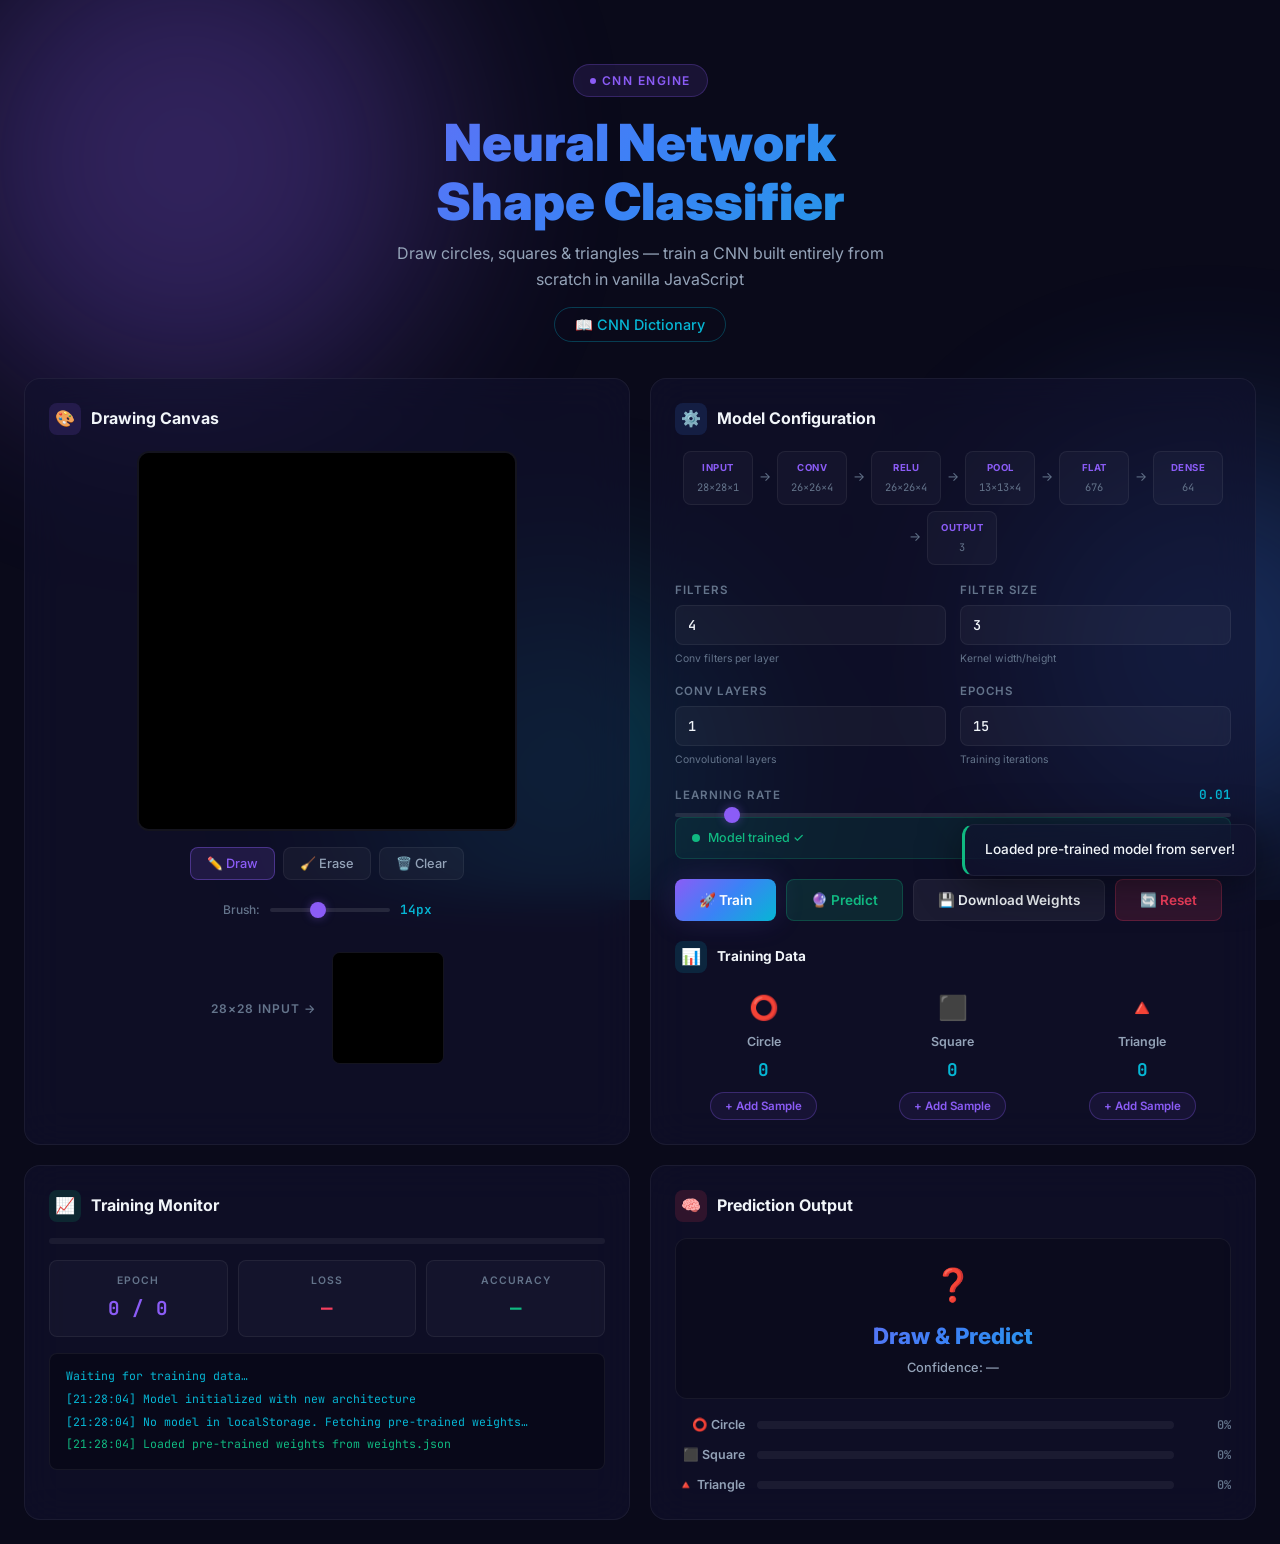
<file: index.html>
<!DOCTYPE html>
<html lang="en">
<head>
  <meta charset="UTF-8">
  <meta name="viewport" content="width=device-width, initial-scale=1.0">
  <meta name="description" content="A Convolutional Neural Network built entirely from scratch using vanilla JavaScript. Draw shapes and train a CNN to classify circles, squares, and triangles.">
  <title>CNN From Scratch — Shape Classifier</title>
  <link rel="stylesheet" href="style.css">
</head>
<body>

  <!-- Background Effects -->
  <div class="bg-effects" aria-hidden="true">
    <div class="bg-orb bg-orb--1"></div>
    <div class="bg-orb bg-orb--2"></div>
    <div class="bg-orb bg-orb--3"></div>
  </div>

  <div class="app-container">

    <!-- Header -->
    <header class="app-header fade-in-up">
      <div class="app-header__badge">CNN Engine</div>
      <h1 class="app-header__title">Neural Network<br>Shape Classifier</h1>
      <p class="app-header__subtitle">Draw circles, squares & triangles — train a CNN built entirely from scratch in vanilla JavaScript</p>
      <nav class="app-header__nav">
        <a href="dictionary.html">📖 CNN Dictionary</a>
      </nav>
    </header>

    <!-- Main Grid -->
    <div class="main-grid">

      <!-- Canvas Area -->
      <section class="main-grid__canvas-area glass-card fade-in-up" id="canvasSection">
        <div class="glass-card__title">
          <span class="icon icon--purple">🎨</span>
          Drawing Canvas
        </div>
        <div class="canvas-wrapper">
          <canvas id="drawCanvas" width="280" height="280"></canvas>
          <div class="canvas-tools">
            <button class="canvas-tools__btn canvas-tools__btn--active" id="btnDraw" type="button">✏️ Draw</button>
            <button class="canvas-tools__btn" id="btnErase" type="button">🧹 Erase</button>
            <button class="canvas-tools__btn" id="btnClear" type="button">🗑️ Clear</button>
          </div>
          <div class="brush-size-control">
            <label for="brushSize">Brush:</label>
            <input type="range" id="brushSize" min="4" max="30" value="14">
            <span id="brushSizeVal" class="slider-field__value">14px</span>
          </div>
          <div class="preview-section">
            <span class="preview-section__label">28×28 Input →</span>
            <canvas id="previewCanvas" width="28" height="28"></canvas>
          </div>
        </div>
      </section>

      <!-- Controls Panel -->
      <section class="main-grid__controls glass-card fade-in-up" id="controlsSection">
        <div class="glass-card__title">
          <span class="icon icon--blue">⚙️</span>
          Model Configuration
        </div>

        <!-- Architecture Viz -->
        <div class="arch-viz" id="archViz"></div>

        <div class="controls-grid" style="margin-top: 16px;">
          <div class="control-field">
            <label class="control-field__label" for="numFilters">Filters</label>
            <input class="control-field__input" type="number" id="numFilters" value="4" min="1" max="16" step="1">
            <span class="control-field__hint">Conv filters per layer</span>
          </div>
          <div class="control-field">
            <label class="control-field__label" for="filterSize">Filter Size</label>
            <input class="control-field__input" type="number" id="filterSize" value="3" min="2" max="7" step="1">
            <span class="control-field__hint">Kernel width/height</span>
          </div>
          <div class="control-field">
            <label class="control-field__label" for="numConvLayers">Conv Layers</label>
            <input class="control-field__input" type="number" id="numConvLayers" value="1" min="1" max="3" step="1">
            <span class="control-field__hint">Convolutional layers</span>
          </div>
          <div class="control-field">
            <label class="control-field__label" for="epochs">Epochs</label>
            <input class="control-field__input" type="number" id="epochs" value="15" min="1" max="200" step="1">
            <span class="control-field__hint">Training iterations</span>
          </div>
        </div>

        <div class="slider-field" style="margin-top: 16px;">
          <div class="slider-field__header">
            <label class="control-field__label" for="learningRate">Learning Rate</label>
            <span class="slider-field__value" id="lrValue">0.01</span>
          </div>
          <input type="range" id="learningRate" min="0.001" max="0.1" step="0.001" value="0.01">
        </div>

        <!-- Model Status -->
        <div class="model-status model-status--untrained" id="modelStatus">
          <span class="model-status__dot"></span>
          <span id="modelStatusText">Model untrained</span>
        </div>

        <!-- Buttons -->
        <div class="btn-group">
          <button class="btn btn--primary" id="btnTrain" type="button">🚀 Train</button>
          <button class="btn btn--success" id="btnPredict" type="button">🔮 Predict</button>
          <button class="btn btn--secondary" id="btnDownload" type="button">💾 Download Weights</button>
          <button class="btn btn--danger" id="btnReset" type="button">🔄 Reset</button>
        </div>

        <!-- Training Data -->
        <div class="data-section">
          <div class="glass-card__title" style="font-size:0.85rem; margin-top:12px;">
            <span class="icon icon--cyan">📊</span>
            Training Data
          </div>
          <div class="data-grid">
            <div class="data-class">
              <div class="data-class__emoji">⭕</div>
              <div class="data-class__name">Circle</div>
              <div class="data-class__count" id="countCircle">0</div>
              <button class="data-class__add-btn" data-class="0" type="button">+ Add Sample</button>
            </div>
            <div class="data-class">
              <div class="data-class__emoji">⬛</div>
              <div class="data-class__name">Square</div>
              <div class="data-class__count" id="countSquare">0</div>
              <button class="data-class__add-btn" data-class="1" type="button">+ Add Sample</button>
            </div>
            <div class="data-class">
              <div class="data-class__emoji">🔺</div>
              <div class="data-class__name">Triangle</div>
              <div class="data-class__count" id="countTriangle">0</div>
              <button class="data-class__add-btn" data-class="2" type="button">+ Add Sample</button>
            </div>
          </div>
        </div>
      </section>

      <!-- Training Panel -->
      <section class="main-grid__training glass-card fade-in-up" id="trainingSection">
        <div class="glass-card__title">
          <span class="icon icon--green">📈</span>
          Training Monitor
        </div>
        <div class="training-panel">
          <div class="progress-bar" id="trainingProgress">
            <div class="progress-bar__fill" id="progressFill"></div>
          </div>
          <div class="training-stats">
            <div class="stat-chip">
              <div class="stat-chip__label">Epoch</div>
              <div class="stat-chip__value stat-chip__value--purple" id="statEpoch">0 / 0</div>
            </div>
            <div class="stat-chip">
              <div class="stat-chip__label">Loss</div>
              <div class="stat-chip__value stat-chip__value--rose" id="statLoss">—</div>
            </div>
            <div class="stat-chip">
              <div class="stat-chip__label">Accuracy</div>
              <div class="stat-chip__value stat-chip__value--green" id="statAccuracy">—</div>
            </div>
          </div>
          <div class="training-log" id="trainingLog">
            <div class="log-entry log-entry--info">Waiting for training data…</div>
          </div>
        </div>
      </section>

      <!-- Output Panel -->
      <section class="main-grid__output glass-card fade-in-up" id="outputSection">
        <div class="glass-card__title">
          <span class="icon icon--rose">🧠</span>
          Prediction Output
        </div>
        <div class="output-panel">
          <div class="prediction-result" id="predictionResult">
            <div class="prediction-result__shape" id="predShape">❓</div>
            <div class="prediction-result__label" id="predLabel">Draw & Predict</div>
            <div class="prediction-result__confidence" id="predConf">Confidence: —</div>
          </div>
          <div class="confidence-bars">
            <div class="confidence-bar">
              <span class="confidence-bar__label">⭕ Circle</span>
              <div class="confidence-bar__track">
                <div class="confidence-bar__fill confidence-bar__fill--circle" id="barCircle"></div>
              </div>
              <span class="confidence-bar__pct" id="pctCircle">0%</span>
            </div>
            <div class="confidence-bar">
              <span class="confidence-bar__label">⬛ Square</span>
              <div class="confidence-bar__track">
                <div class="confidence-bar__fill confidence-bar__fill--square" id="barSquare"></div>
              </div>
              <span class="confidence-bar__pct" id="pctSquare">0%</span>
            </div>
            <div class="confidence-bar">
              <span class="confidence-bar__label">🔺 Triangle</span>
              <div class="confidence-bar__track">
                <div class="confidence-bar__fill confidence-bar__fill--triangle" id="barTriangle"></div>
              </div>
              <span class="confidence-bar__pct" id="pctTriangle">0%</span>
            </div>
          </div>
        </div>
      </section>

    </div><!-- /main-grid -->
  </div><!-- /app-container -->

  <!-- Toast -->
  <div class="toast" id="toast"></div>

  <script src="cnn.js"></script>
</body>
</html>
</file>
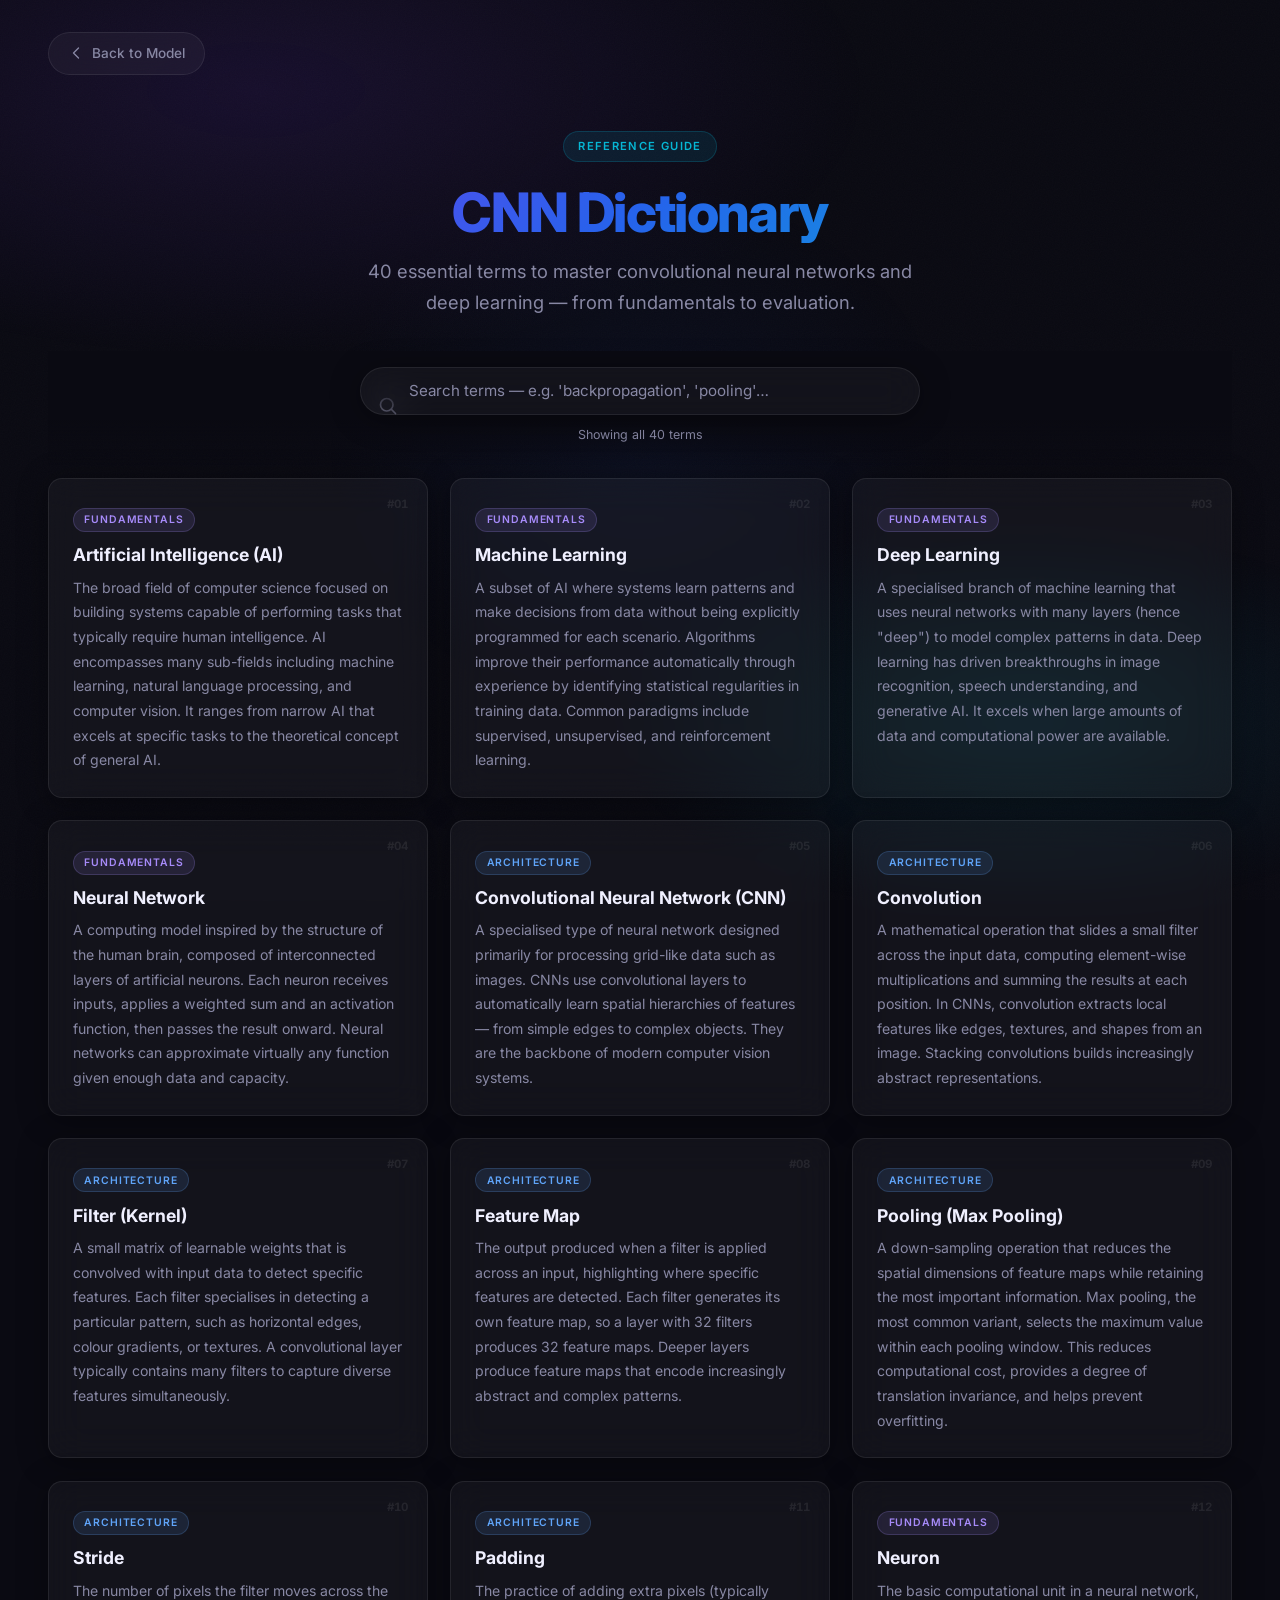
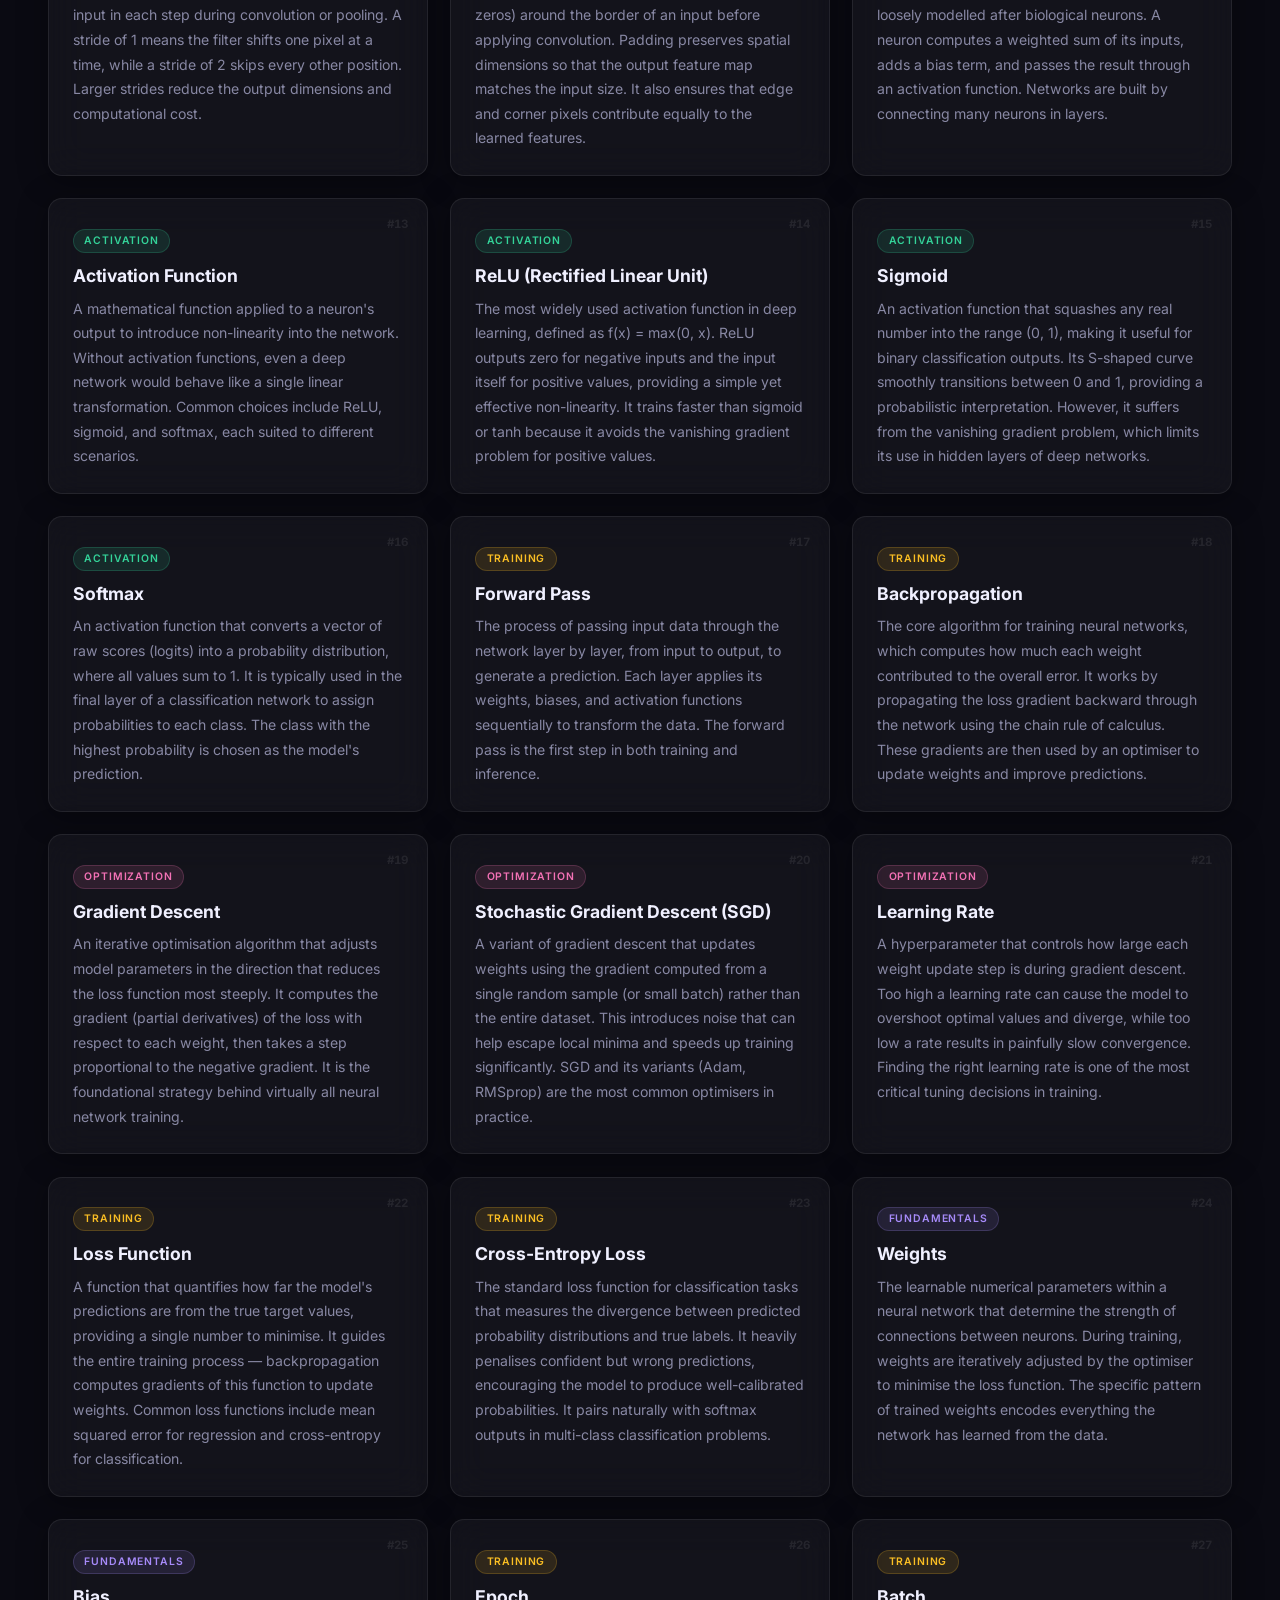
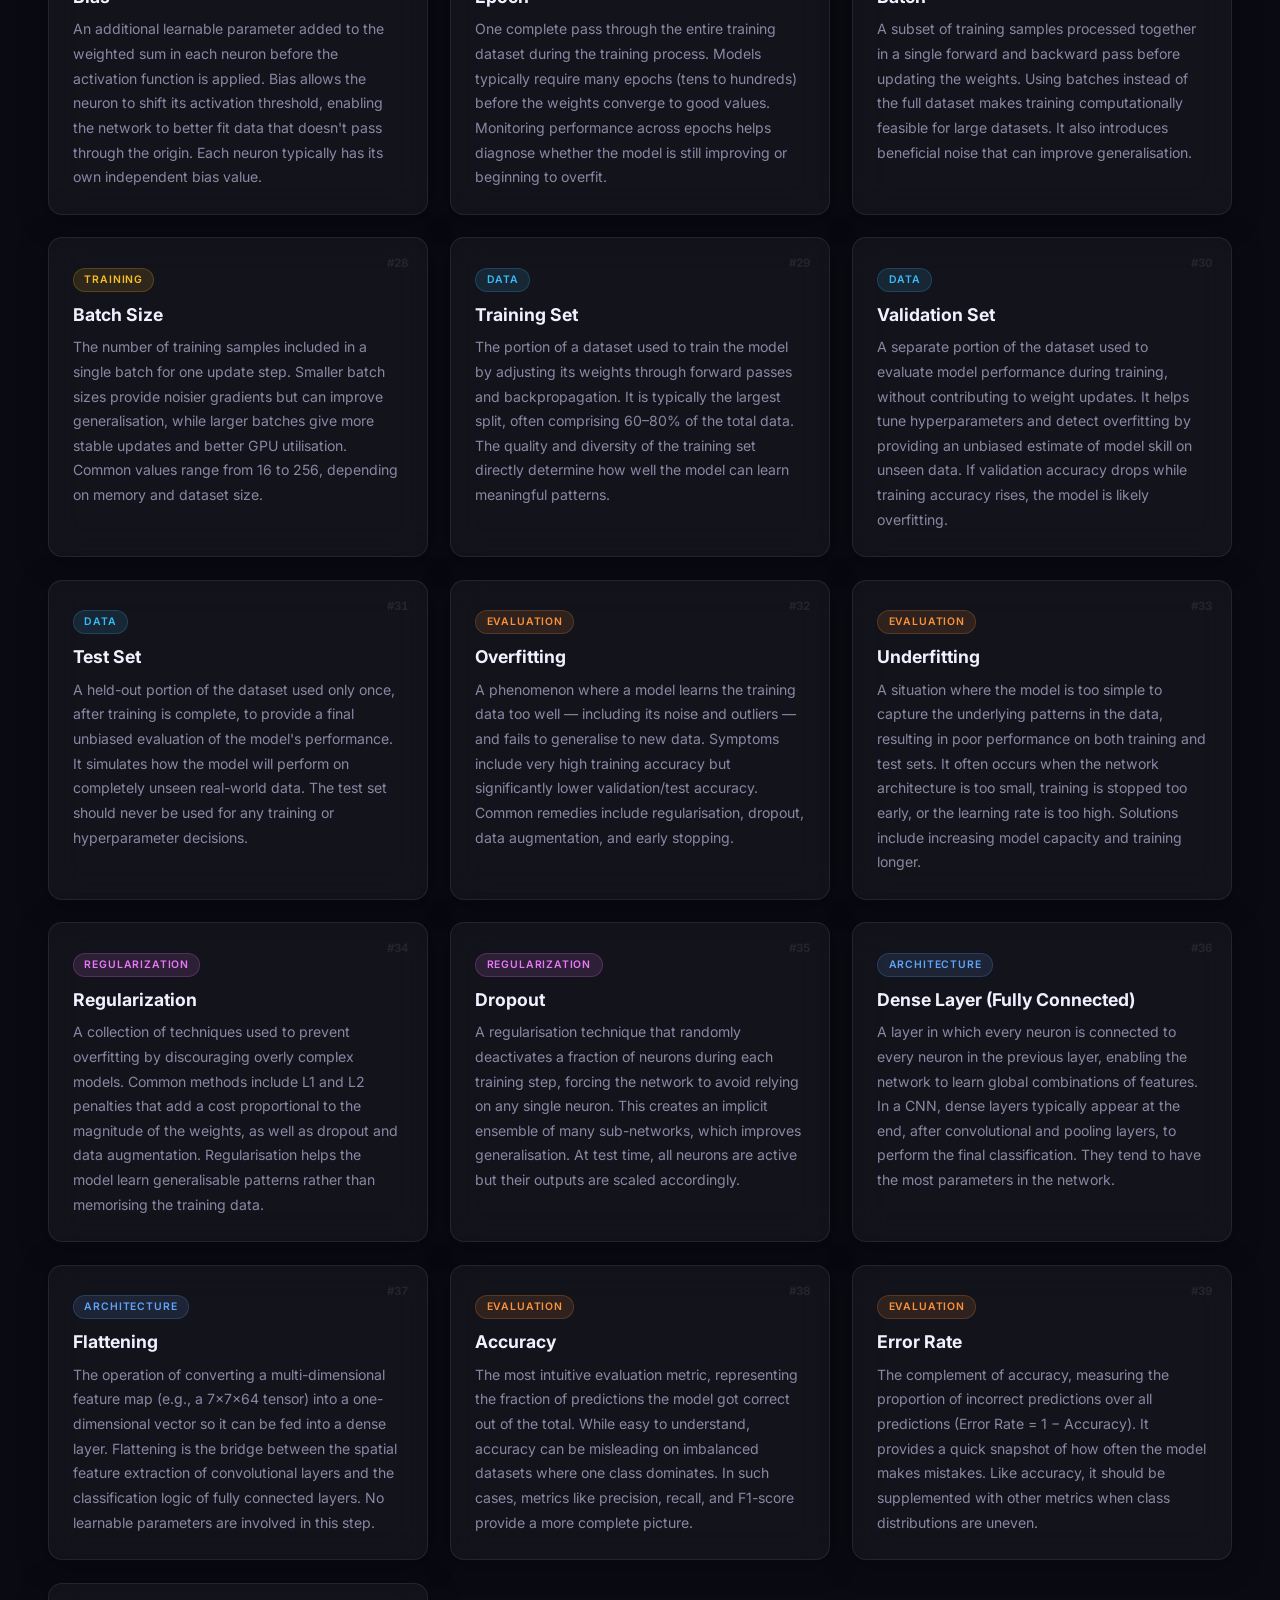
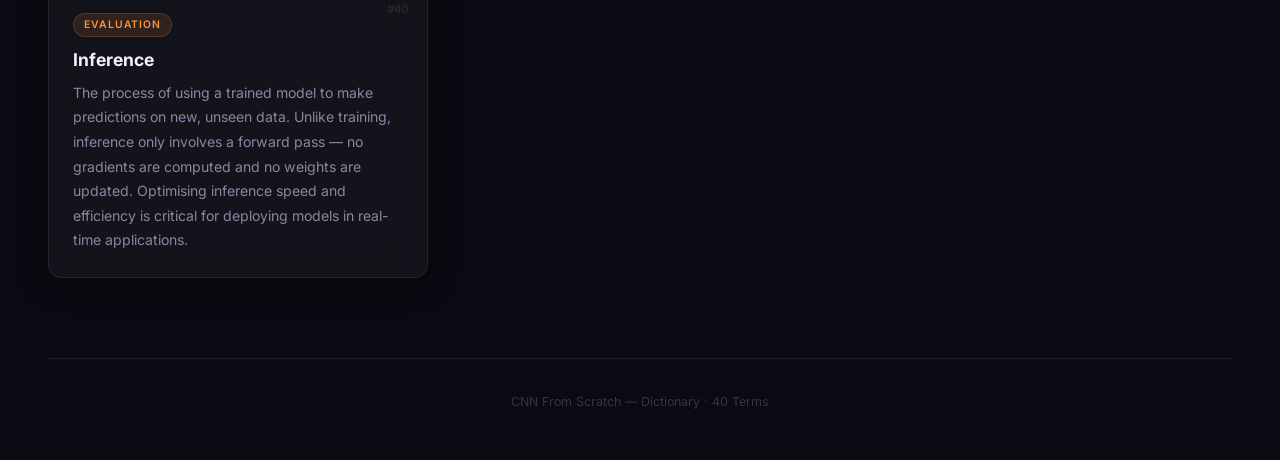
<file: dictionary.html>
<!DOCTYPE html>
<html lang="en">
<head>
  <meta charset="UTF-8">
  <meta name="viewport" content="width=device-width, initial-scale=1.0">
  <meta name="description" content="A comprehensive glossary of 40 essential CNN and AI terms. Learn key concepts in deep learning, neural networks, and convolutional neural network architecture.">
  <meta name="theme-color" content="#0a0a12">
  <title>CNN Dictionary — 40 Essential AI &amp; Deep Learning Terms</title>
  <link rel="preconnect" href="https://fonts.googleapis.com">
  <link rel="preconnect" href="https://fonts.gstatic.com" crossorigin>
  <link href="https://fonts.googleapis.com/css2?family=Inter:wght@400;500;600;700;800&display=swap" rel="stylesheet">
  <link rel="stylesheet" href="dict.css">
</head>
<body>

<div class="page-wrapper">

  <!-- Navigation -->
  <a href="index.html" class="nav-back" aria-label="Back to model page">
    <svg xmlns="http://www.w3.org/2000/svg" fill="none" viewBox="0 0 24 24" stroke-width="2" stroke="currentColor" aria-hidden="true">
      <path stroke-linecap="round" stroke-linejoin="round" d="M15.75 19.5 8.25 12l7.5-7.5"/>
    </svg>
    Back to Model
  </a>

  <!-- Header -->
  <header class="dict-header">
    <span class="dict-header__badge">Reference Guide</span>
    <h1 class="dict-header__title">CNN Dictionary</h1>
    <p class="dict-header__subtitle">40 essential terms to master convolutional neural networks and deep learning — from fundamentals to evaluation.</p>
  </header>

  <!-- Search -->
  <div class="search-container">
    <div class="search-bar">
      <svg class="search-bar__icon" xmlns="http://www.w3.org/2000/svg" fill="none" viewBox="0 0 24 24" stroke-width="2" stroke="currentColor" aria-hidden="true">
        <path stroke-linecap="round" stroke-linejoin="round" d="m21 21-5.197-5.197m0 0A7.5 7.5 0 1 0 5.196 5.196a7.5 7.5 0 0 0 10.607 10.607Z"/>
      </svg>
      <input
        type="search"
        class="search-bar__input"
        id="searchInput"
        placeholder="Search terms — e.g. 'backpropagation', 'pooling'…"
        aria-label="Search dictionary terms"
        autocomplete="off"
      >
      <p class="search-bar__count" id="resultCount" aria-live="polite">Showing all 40 terms</p>
    </div>
  </div>

  <!-- No results -->
  <div class="no-results" id="noResults" role="status">
    <div class="no-results__emoji" aria-hidden="true">🔍</div>
    <p class="no-results__text">No terms match your search. Try a different keyword.</p>
  </div>

  <!-- Dictionary Grid -->
  <main class="dict-grid" id="dictGrid" aria-label="Dictionary terms">

    <!-- 1. Artificial Intelligence -->
    <article class="term-card" data-term="artificial intelligence ai" data-category="fundamentals">
      <span class="term-card__number">#01</span>
      <span class="term-card__category badge-fundamentals">Fundamentals</span>
      <h2 class="term-card__name">Artificial Intelligence (AI)</h2>
      <p class="term-card__def">The broad field of computer science focused on building systems capable of performing tasks that typically require human intelligence. AI encompasses many sub-fields including machine learning, natural language processing, and computer vision. It ranges from narrow AI that excels at specific tasks to the theoretical concept of general AI.</p>
    </article>

    <!-- 2. Machine Learning -->
    <article class="term-card" data-term="machine learning ml" data-category="fundamentals">
      <span class="term-card__number">#02</span>
      <span class="term-card__category badge-fundamentals">Fundamentals</span>
      <h2 class="term-card__name">Machine Learning</h2>
      <p class="term-card__def">A subset of AI where systems learn patterns and make decisions from data without being explicitly programmed for each scenario. Algorithms improve their performance automatically through experience by identifying statistical regularities in training data. Common paradigms include supervised, unsupervised, and reinforcement learning.</p>
    </article>

    <!-- 3. Deep Learning -->
    <article class="term-card" data-term="deep learning" data-category="fundamentals">
      <span class="term-card__number">#03</span>
      <span class="term-card__category badge-fundamentals">Fundamentals</span>
      <h2 class="term-card__name">Deep Learning</h2>
      <p class="term-card__def">A specialised branch of machine learning that uses neural networks with many layers (hence "deep") to model complex patterns in data. Deep learning has driven breakthroughs in image recognition, speech understanding, and generative AI. It excels when large amounts of data and computational power are available.</p>
    </article>

    <!-- 4. Neural Network -->
    <article class="term-card" data-term="neural network" data-category="fundamentals">
      <span class="term-card__number">#04</span>
      <span class="term-card__category badge-fundamentals">Fundamentals</span>
      <h2 class="term-card__name">Neural Network</h2>
      <p class="term-card__def">A computing model inspired by the structure of the human brain, composed of interconnected layers of artificial neurons. Each neuron receives inputs, applies a weighted sum and an activation function, then passes the result onward. Neural networks can approximate virtually any function given enough data and capacity.</p>
    </article>

    <!-- 5. Convolutional Neural Network (CNN) -->
    <article class="term-card" data-term="convolutional neural network cnn" data-category="architecture">
      <span class="term-card__number">#05</span>
      <span class="term-card__category badge-architecture">Architecture</span>
      <h2 class="term-card__name">Convolutional Neural Network (CNN)</h2>
      <p class="term-card__def">A specialised type of neural network designed primarily for processing grid-like data such as images. CNNs use convolutional layers to automatically learn spatial hierarchies of features — from simple edges to complex objects. They are the backbone of modern computer vision systems.</p>
    </article>

    <!-- 6. Convolution -->
    <article class="term-card" data-term="convolution" data-category="architecture">
      <span class="term-card__number">#06</span>
      <span class="term-card__category badge-architecture">Architecture</span>
      <h2 class="term-card__name">Convolution</h2>
      <p class="term-card__def">A mathematical operation that slides a small filter across the input data, computing element-wise multiplications and summing the results at each position. In CNNs, convolution extracts local features like edges, textures, and shapes from an image. Stacking convolutions builds increasingly abstract representations.</p>
    </article>

    <!-- 7. Filter (Kernel) -->
    <article class="term-card" data-term="filter kernel" data-category="architecture">
      <span class="term-card__number">#07</span>
      <span class="term-card__category badge-architecture">Architecture</span>
      <h2 class="term-card__name">Filter (Kernel)</h2>
      <p class="term-card__def">A small matrix of learnable weights that is convolved with input data to detect specific features. Each filter specialises in detecting a particular pattern, such as horizontal edges, colour gradients, or textures. A convolutional layer typically contains many filters to capture diverse features simultaneously.</p>
    </article>

    <!-- 8. Feature Map -->
    <article class="term-card" data-term="feature map activation map" data-category="architecture">
      <span class="term-card__number">#08</span>
      <span class="term-card__category badge-architecture">Architecture</span>
      <h2 class="term-card__name">Feature Map</h2>
      <p class="term-card__def">The output produced when a filter is applied across an input, highlighting where specific features are detected. Each filter generates its own feature map, so a layer with 32 filters produces 32 feature maps. Deeper layers produce feature maps that encode increasingly abstract and complex patterns.</p>
    </article>

    <!-- 9. Pooling (Max Pooling) -->
    <article class="term-card" data-term="pooling max pooling average pooling" data-category="architecture">
      <span class="term-card__number">#09</span>
      <span class="term-card__category badge-architecture">Architecture</span>
      <h2 class="term-card__name">Pooling (Max Pooling)</h2>
      <p class="term-card__def">A down-sampling operation that reduces the spatial dimensions of feature maps while retaining the most important information. Max pooling, the most common variant, selects the maximum value within each pooling window. This reduces computational cost, provides a degree of translation invariance, and helps prevent overfitting.</p>
    </article>

    <!-- 10. Stride -->
    <article class="term-card" data-term="stride" data-category="architecture">
      <span class="term-card__number">#10</span>
      <span class="term-card__category badge-architecture">Architecture</span>
      <h2 class="term-card__name">Stride</h2>
      <p class="term-card__def">The number of pixels the filter moves across the input in each step during convolution or pooling. A stride of 1 means the filter shifts one pixel at a time, while a stride of 2 skips every other position. Larger strides reduce the output dimensions and computational cost.</p>
    </article>

    <!-- 11. Padding -->
    <article class="term-card" data-term="padding zero padding same valid" data-category="architecture">
      <span class="term-card__number">#11</span>
      <span class="term-card__category badge-architecture">Architecture</span>
      <h2 class="term-card__name">Padding</h2>
      <p class="term-card__def">The practice of adding extra pixels (typically zeros) around the border of an input before applying convolution. Padding preserves spatial dimensions so that the output feature map matches the input size. It also ensures that edge and corner pixels contribute equally to the learned features.</p>
    </article>

    <!-- 12. Neuron -->
    <article class="term-card" data-term="neuron node unit perceptron" data-category="fundamentals">
      <span class="term-card__number">#12</span>
      <span class="term-card__category badge-fundamentals">Fundamentals</span>
      <h2 class="term-card__name">Neuron</h2>
      <p class="term-card__def">The basic computational unit in a neural network, loosely modelled after biological neurons. A neuron computes a weighted sum of its inputs, adds a bias term, and passes the result through an activation function. Networks are built by connecting many neurons in layers.</p>
    </article>

    <!-- 13. Activation Function -->
    <article class="term-card" data-term="activation function nonlinearity" data-category="activation">
      <span class="term-card__number">#13</span>
      <span class="term-card__category badge-activation">Activation</span>
      <h2 class="term-card__name">Activation Function</h2>
      <p class="term-card__def">A mathematical function applied to a neuron's output to introduce non-linearity into the network. Without activation functions, even a deep network would behave like a single linear transformation. Common choices include ReLU, sigmoid, and softmax, each suited to different scenarios.</p>
    </article>

    <!-- 14. ReLU -->
    <article class="term-card" data-term="relu rectified linear unit" data-category="activation">
      <span class="term-card__number">#14</span>
      <span class="term-card__category badge-activation">Activation</span>
      <h2 class="term-card__name">ReLU (Rectified Linear Unit)</h2>
      <p class="term-card__def">The most widely used activation function in deep learning, defined as f(x) = max(0, x). ReLU outputs zero for negative inputs and the input itself for positive values, providing a simple yet effective non-linearity. It trains faster than sigmoid or tanh because it avoids the vanishing gradient problem for positive values.</p>
    </article>

    <!-- 15. Sigmoid -->
    <article class="term-card" data-term="sigmoid logistic function" data-category="activation">
      <span class="term-card__number">#15</span>
      <span class="term-card__category badge-activation">Activation</span>
      <h2 class="term-card__name">Sigmoid</h2>
      <p class="term-card__def">An activation function that squashes any real number into the range (0, 1), making it useful for binary classification outputs. Its S-shaped curve smoothly transitions between 0 and 1, providing a probabilistic interpretation. However, it suffers from the vanishing gradient problem, which limits its use in hidden layers of deep networks.</p>
    </article>

    <!-- 16. Softmax -->
    <article class="term-card" data-term="softmax normalized exponential" data-category="activation">
      <span class="term-card__number">#16</span>
      <span class="term-card__category badge-activation">Activation</span>
      <h2 class="term-card__name">Softmax</h2>
      <p class="term-card__def">An activation function that converts a vector of raw scores (logits) into a probability distribution, where all values sum to 1. It is typically used in the final layer of a classification network to assign probabilities to each class. The class with the highest probability is chosen as the model's prediction.</p>
    </article>

    <!-- 17. Forward Pass -->
    <article class="term-card" data-term="forward pass forward propagation inference" data-category="training">
      <span class="term-card__number">#17</span>
      <span class="term-card__category badge-training">Training</span>
      <h2 class="term-card__name">Forward Pass</h2>
      <p class="term-card__def">The process of passing input data through the network layer by layer, from input to output, to generate a prediction. Each layer applies its weights, biases, and activation functions sequentially to transform the data. The forward pass is the first step in both training and inference.</p>
    </article>

    <!-- 18. Backpropagation -->
    <article class="term-card" data-term="backpropagation back propagation backward pass" data-category="training">
      <span class="term-card__number">#18</span>
      <span class="term-card__category badge-training">Training</span>
      <h2 class="term-card__name">Backpropagation</h2>
      <p class="term-card__def">The core algorithm for training neural networks, which computes how much each weight contributed to the overall error. It works by propagating the loss gradient backward through the network using the chain rule of calculus. These gradients are then used by an optimiser to update weights and improve predictions.</p>
    </article>

    <!-- 19. Gradient Descent -->
    <article class="term-card" data-term="gradient descent" data-category="optimization">
      <span class="term-card__number">#19</span>
      <span class="term-card__category badge-optimization">Optimization</span>
      <h2 class="term-card__name">Gradient Descent</h2>
      <p class="term-card__def">An iterative optimisation algorithm that adjusts model parameters in the direction that reduces the loss function most steeply. It computes the gradient (partial derivatives) of the loss with respect to each weight, then takes a step proportional to the negative gradient. It is the foundational strategy behind virtually all neural network training.</p>
    </article>

    <!-- 20. SGD -->
    <article class="term-card" data-term="stochastic gradient descent sgd" data-category="optimization">
      <span class="term-card__number">#20</span>
      <span class="term-card__category badge-optimization">Optimization</span>
      <h2 class="term-card__name">Stochastic Gradient Descent (SGD)</h2>
      <p class="term-card__def">A variant of gradient descent that updates weights using the gradient computed from a single random sample (or small batch) rather than the entire dataset. This introduces noise that can help escape local minima and speeds up training significantly. SGD and its variants (Adam, RMSprop) are the most common optimisers in practice.</p>
    </article>

    <!-- 21. Learning Rate -->
    <article class="term-card" data-term="learning rate step size" data-category="optimization">
      <span class="term-card__number">#21</span>
      <span class="term-card__category badge-optimization">Optimization</span>
      <h2 class="term-card__name">Learning Rate</h2>
      <p class="term-card__def">A hyperparameter that controls how large each weight update step is during gradient descent. Too high a learning rate can cause the model to overshoot optimal values and diverge, while too low a rate results in painfully slow convergence. Finding the right learning rate is one of the most critical tuning decisions in training.</p>
    </article>

    <!-- 22. Loss Function -->
    <article class="term-card" data-term="loss function cost function objective function" data-category="training">
      <span class="term-card__number">#22</span>
      <span class="term-card__category badge-training">Training</span>
      <h2 class="term-card__name">Loss Function</h2>
      <p class="term-card__def">A function that quantifies how far the model's predictions are from the true target values, providing a single number to minimise. It guides the entire training process — backpropagation computes gradients of this function to update weights. Common loss functions include mean squared error for regression and cross-entropy for classification.</p>
    </article>

    <!-- 23. Cross-Entropy Loss -->
    <article class="term-card" data-term="cross-entropy loss log loss categorical" data-category="training">
      <span class="term-card__number">#23</span>
      <span class="term-card__category badge-training">Training</span>
      <h2 class="term-card__name">Cross-Entropy Loss</h2>
      <p class="term-card__def">The standard loss function for classification tasks that measures the divergence between predicted probability distributions and true labels. It heavily penalises confident but wrong predictions, encouraging the model to produce well-calibrated probabilities. It pairs naturally with softmax outputs in multi-class classification problems.</p>
    </article>

    <!-- 24. Weights -->
    <article class="term-card" data-term="weights parameters" data-category="fundamentals">
      <span class="term-card__number">#24</span>
      <span class="term-card__category badge-fundamentals">Fundamentals</span>
      <h2 class="term-card__name">Weights</h2>
      <p class="term-card__def">The learnable numerical parameters within a neural network that determine the strength of connections between neurons. During training, weights are iteratively adjusted by the optimiser to minimise the loss function. The specific pattern of trained weights encodes everything the network has learned from the data.</p>
    </article>

    <!-- 25. Bias -->
    <article class="term-card" data-term="bias bias term offset" data-category="fundamentals">
      <span class="term-card__number">#25</span>
      <span class="term-card__category badge-fundamentals">Fundamentals</span>
      <h2 class="term-card__name">Bias</h2>
      <p class="term-card__def">An additional learnable parameter added to the weighted sum in each neuron before the activation function is applied. Bias allows the neuron to shift its activation threshold, enabling the network to better fit data that doesn't pass through the origin. Each neuron typically has its own independent bias value.</p>
    </article>

    <!-- 26. Epoch -->
    <article class="term-card" data-term="epoch epochs" data-category="training">
      <span class="term-card__number">#26</span>
      <span class="term-card__category badge-training">Training</span>
      <h2 class="term-card__name">Epoch</h2>
      <p class="term-card__def">One complete pass through the entire training dataset during the training process. Models typically require many epochs (tens to hundreds) before the weights converge to good values. Monitoring performance across epochs helps diagnose whether the model is still improving or beginning to overfit.</p>
    </article>

    <!-- 27. Batch -->
    <article class="term-card" data-term="batch mini-batch" data-category="training">
      <span class="term-card__number">#27</span>
      <span class="term-card__category badge-training">Training</span>
      <h2 class="term-card__name">Batch</h2>
      <p class="term-card__def">A subset of training samples processed together in a single forward and backward pass before updating the weights. Using batches instead of the full dataset makes training computationally feasible for large datasets. It also introduces beneficial noise that can improve generalisation.</p>
    </article>

    <!-- 28. Batch Size -->
    <article class="term-card" data-term="batch size" data-category="training">
      <span class="term-card__number">#28</span>
      <span class="term-card__category badge-training">Training</span>
      <h2 class="term-card__name">Batch Size</h2>
      <p class="term-card__def">The number of training samples included in a single batch for one update step. Smaller batch sizes provide noisier gradients but can improve generalisation, while larger batches give more stable updates and better GPU utilisation. Common values range from 16 to 256, depending on memory and dataset size.</p>
    </article>

    <!-- 29. Training Set -->
    <article class="term-card" data-term="training set training data" data-category="data">
      <span class="term-card__number">#29</span>
      <span class="term-card__category badge-data">Data</span>
      <h2 class="term-card__name">Training Set</h2>
      <p class="term-card__def">The portion of a dataset used to train the model by adjusting its weights through forward passes and backpropagation. It is typically the largest split, often comprising 60–80% of the total data. The quality and diversity of the training set directly determine how well the model can learn meaningful patterns.</p>
    </article>

    <!-- 30. Validation Set -->
    <article class="term-card" data-term="validation set validation data dev set" data-category="data">
      <span class="term-card__number">#30</span>
      <span class="term-card__category badge-data">Data</span>
      <h2 class="term-card__name">Validation Set</h2>
      <p class="term-card__def">A separate portion of the dataset used to evaluate model performance during training, without contributing to weight updates. It helps tune hyperparameters and detect overfitting by providing an unbiased estimate of model skill on unseen data. If validation accuracy drops while training accuracy rises, the model is likely overfitting.</p>
    </article>

    <!-- 31. Test Set -->
    <article class="term-card" data-term="test set test data" data-category="data">
      <span class="term-card__number">#31</span>
      <span class="term-card__category badge-data">Data</span>
      <h2 class="term-card__name">Test Set</h2>
      <p class="term-card__def">A held-out portion of the dataset used only once, after training is complete, to provide a final unbiased evaluation of the model's performance. It simulates how the model will perform on completely unseen real-world data. The test set should never be used for any training or hyperparameter decisions.</p>
    </article>

    <!-- 32. Overfitting -->
    <article class="term-card" data-term="overfitting over-fitting memorisation" data-category="evaluation">
      <span class="term-card__number">#32</span>
      <span class="term-card__category badge-evaluation">Evaluation</span>
      <h2 class="term-card__name">Overfitting</h2>
      <p class="term-card__def">A phenomenon where a model learns the training data too well — including its noise and outliers — and fails to generalise to new data. Symptoms include very high training accuracy but significantly lower validation/test accuracy. Common remedies include regularisation, dropout, data augmentation, and early stopping.</p>
    </article>

    <!-- 33. Underfitting -->
    <article class="term-card" data-term="underfitting under-fitting high bias" data-category="evaluation">
      <span class="term-card__number">#33</span>
      <span class="term-card__category badge-evaluation">Evaluation</span>
      <h2 class="term-card__name">Underfitting</h2>
      <p class="term-card__def">A situation where the model is too simple to capture the underlying patterns in the data, resulting in poor performance on both training and test sets. It often occurs when the network architecture is too small, training is stopped too early, or the learning rate is too high. Solutions include increasing model capacity and training longer.</p>
    </article>

    <!-- 34. Regularization -->
    <article class="term-card" data-term="regularization regularisation l1 l2 weight decay" data-category="regularization">
      <span class="term-card__number">#34</span>
      <span class="term-card__category badge-regularization">Regularization</span>
      <h2 class="term-card__name">Regularization</h2>
      <p class="term-card__def">A collection of techniques used to prevent overfitting by discouraging overly complex models. Common methods include L1 and L2 penalties that add a cost proportional to the magnitude of the weights, as well as dropout and data augmentation. Regularisation helps the model learn generalisable patterns rather than memorising the training data.</p>
    </article>

    <!-- 35. Dropout -->
    <article class="term-card" data-term="dropout" data-category="regularization">
      <span class="term-card__number">#35</span>
      <span class="term-card__category badge-regularization">Regularization</span>
      <h2 class="term-card__name">Dropout</h2>
      <p class="term-card__def">A regularisation technique that randomly deactivates a fraction of neurons during each training step, forcing the network to avoid relying on any single neuron. This creates an implicit ensemble of many sub-networks, which improves generalisation. At test time, all neurons are active but their outputs are scaled accordingly.</p>
    </article>

    <!-- 36. Dense Layer (Fully Connected) -->
    <article class="term-card" data-term="dense layer fully connected layer fc linear layer" data-category="architecture">
      <span class="term-card__number">#36</span>
      <span class="term-card__category badge-architecture">Architecture</span>
      <h2 class="term-card__name">Dense Layer (Fully Connected)</h2>
      <p class="term-card__def">A layer in which every neuron is connected to every neuron in the previous layer, enabling the network to learn global combinations of features. In a CNN, dense layers typically appear at the end, after convolutional and pooling layers, to perform the final classification. They tend to have the most parameters in the network.</p>
    </article>

    <!-- 37. Flattening -->
    <article class="term-card" data-term="flattening flatten reshape" data-category="architecture">
      <span class="term-card__number">#37</span>
      <span class="term-card__category badge-architecture">Architecture</span>
      <h2 class="term-card__name">Flattening</h2>
      <p class="term-card__def">The operation of converting a multi-dimensional feature map (e.g., a 7×7×64 tensor) into a one-dimensional vector so it can be fed into a dense layer. Flattening is the bridge between the spatial feature extraction of convolutional layers and the classification logic of fully connected layers. No learnable parameters are involved in this step.</p>
    </article>

    <!-- 38. Accuracy -->
    <article class="term-card" data-term="accuracy classification accuracy" data-category="evaluation">
      <span class="term-card__number">#38</span>
      <span class="term-card__category badge-evaluation">Evaluation</span>
      <h2 class="term-card__name">Accuracy</h2>
      <p class="term-card__def">The most intuitive evaluation metric, representing the fraction of predictions the model got correct out of the total. While easy to understand, accuracy can be misleading on imbalanced datasets where one class dominates. In such cases, metrics like precision, recall, and F1-score provide a more complete picture.</p>
    </article>

    <!-- 39. Error Rate -->
    <article class="term-card" data-term="error rate misclassification rate" data-category="evaluation">
      <span class="term-card__number">#39</span>
      <span class="term-card__category badge-evaluation">Evaluation</span>
      <h2 class="term-card__name">Error Rate</h2>
      <p class="term-card__def">The complement of accuracy, measuring the proportion of incorrect predictions over all predictions (Error Rate = 1 − Accuracy). It provides a quick snapshot of how often the model makes mistakes. Like accuracy, it should be supplemented with other metrics when class distributions are uneven.</p>
    </article>

    <!-- 40. Inference -->
    <article class="term-card" data-term="inference prediction deployment" data-category="evaluation">
      <span class="term-card__number">#40</span>
      <span class="term-card__category badge-evaluation">Evaluation</span>
      <h2 class="term-card__name">Inference</h2>
      <p class="term-card__def">The process of using a trained model to make predictions on new, unseen data. Unlike training, inference only involves a forward pass — no gradients are computed and no weights are updated. Optimising inference speed and efficiency is critical for deploying models in real-time applications.</p>
    </article>

  </main>

  <!-- Footer -->
  <footer class="dict-footer">
    CNN From Scratch — Dictionary &middot; 40 Terms
  </footer>

</div><!-- /.page-wrapper -->

<script>
(() => {
  'use strict';

  /* ------- Search / Filter ------- */
  const searchInput = document.getElementById('searchInput');
  const resultCount = document.getElementById('resultCount');
  const noResults   = document.getElementById('noResults');
  const grid        = document.getElementById('dictGrid');
  const cards       = Array.from(grid.querySelectorAll('.term-card'));

  let debounceTimer;

  searchInput.addEventListener('input', () => {
    clearTimeout(debounceTimer);
    debounceTimer = setTimeout(filterCards, 150);
  });

  function filterCards() {
    const query = searchInput.value.trim().toLowerCase();
    let visible = 0;

    cards.forEach(card => {
      const term = card.dataset.term;
      const name = card.querySelector('.term-card__name').textContent.toLowerCase();
      const def  = card.querySelector('.term-card__def').textContent.toLowerCase();
      const cat  = card.dataset.category;
      const match = !query || term.includes(query) || name.includes(query) || def.includes(query) || cat.includes(query);

      card.classList.toggle('hidden', !match);
      if (match) visible++;
    });

    resultCount.textContent = query
      ? `${visible} term${visible !== 1 ? 's' : ''} found`
      : 'Showing all 40 terms';

    noResults.classList.toggle('visible', visible === 0);
  }

  /* ------- Scroll-Reveal with IntersectionObserver ------- */
  const prefersReducedMotion = window.matchMedia('(prefers-reduced-motion: reduce)').matches;

  if (!prefersReducedMotion && 'IntersectionObserver' in window) {
    const observer = new IntersectionObserver((entries) => {
      entries.forEach(entry => {
        if (entry.isIntersecting) {
          // Stagger animation based on position in viewport
          const rect = entry.boundingClientRect;
          const delay = Math.min(rect.top * 0.15, 200);
          entry.target.style.transitionDelay = `${delay}ms`;
          entry.target.classList.add('revealed');
          observer.unobserve(entry.target);
        }
      });
    }, {
      threshold: 0.08,
      rootMargin: '0px 0px -40px 0px'
    });

    cards.forEach(card => observer.observe(card));
  } else {
    // If reduced motion or no IO support, show all immediately
    cards.forEach(card => card.classList.add('revealed'));
  }
})();
</script>

</body>
</html>
</file>
<file: style.css>
/* ===== CSS Reset & Base ===== */
@import url('https://fonts.googleapis.com/css2?family=Inter:wght@300;400;500;600;700;800;900&family=JetBrains+Mono:wght@400;500;600&display=swap');

*, *::before, *::after {
  margin: 0;
  padding: 0;
  box-sizing: border-box;
}

:root {
  --bg-primary: #0a0a1a;
  --bg-secondary: #0f0f2a;
  --bg-card: rgba(18, 18, 45, 0.6);
  --bg-card-hover: rgba(25, 25, 60, 0.8);
  --glass-border: rgba(255, 255, 255, 0.06);
  --glass-highlight: rgba(255, 255, 255, 0.03);

  --accent-purple: #8b5cf6;
  --accent-blue: #3b82f6;
  --accent-cyan: #06b6d4;
  --accent-green: #10b981;
  --accent-rose: #f43f5e;
  --accent-amber: #f59e0b;

  --gradient-main: linear-gradient(135deg, #8b5cf6 0%, #3b82f6 50%, #06b6d4 100%);
  --gradient-warm: linear-gradient(135deg, #f43f5e 0%, #f59e0b 100%);
  --gradient-cool: linear-gradient(135deg, #06b6d4 0%, #8b5cf6 100%);

  --text-primary: #f1f5f9;
  --text-secondary: #94a3b8;
  --text-muted: #64748b;

  --radius-sm: 8px;
  --radius-md: 12px;
  --radius-lg: 16px;
  --radius-xl: 24px;

  --shadow-sm: 0 2px 8px rgba(0, 0, 0, 0.3);
  --shadow-md: 0 4px 20px rgba(0, 0, 0, 0.4);
  --shadow-lg: 0 8px 40px rgba(0, 0, 0, 0.5);
  --shadow-glow-purple: 0 0 30px rgba(139, 92, 246, 0.15);
  --shadow-glow-blue: 0 0 30px rgba(59, 130, 246, 0.15);

  --transition-fast: 150ms cubic-bezier(0.4, 0, 0.2, 1);
  --transition-base: 250ms cubic-bezier(0.4, 0, 0.2, 1);
  --transition-slow: 400ms cubic-bezier(0.4, 0, 0.2, 1);
}

html {
  scroll-behavior: smooth;
}

body {
  font-family: 'Inter', -apple-system, BlinkMacSystemFont, sans-serif;
  background: var(--bg-primary);
  color: var(--text-primary);
  min-height: 100vh;
  overflow-x: hidden;
  line-height: 1.6;
}

/* ===== Background Effects ===== */
.bg-effects {
  position: fixed;
  top: 0;
  left: 0;
  width: 100%;
  height: 100%;
  pointer-events: none;
  z-index: 0;
  overflow: hidden;
}

.bg-orb {
  position: absolute;
  border-radius: 50%;
  filter: blur(100px);
  opacity: 0.3;
  animation: orbFloat 20s ease-in-out infinite;
}

.bg-orb--1 {
  width: 500px;
  height: 500px;
  background: var(--accent-purple);
  top: -10%;
  left: -5%;
  animation-delay: 0s;
}

.bg-orb--2 {
  width: 400px;
  height: 400px;
  background: var(--accent-blue);
  top: 50%;
  right: -10%;
  animation-delay: -7s;
}

.bg-orb--3 {
  width: 350px;
  height: 350px;
  background: var(--accent-cyan);
  bottom: -5%;
  left: 30%;
  animation-delay: -14s;
}

@keyframes orbFloat {
  0%, 100% { transform: translate(0, 0) scale(1); }
  25% { transform: translate(30px, -40px) scale(1.05); }
  50% { transform: translate(-20px, 20px) scale(0.95); }
  75% { transform: translate(15px, 35px) scale(1.02); }
}

/* ===== Layout ===== */
.app-container {
  position: relative;
  z-index: 1;
  max-width: 1400px;
  margin: 0 auto;
  padding: 24px;
}

/* ===== Header ===== */
.app-header {
  text-align: center;
  padding: 40px 0 32px;
  position: relative;
}

.app-header__badge {
  display: inline-flex;
  align-items: center;
  gap: 6px;
  background: rgba(139, 92, 246, 0.12);
  border: 1px solid rgba(139, 92, 246, 0.25);
  border-radius: 100px;
  padding: 6px 16px;
  font-size: 0.75rem;
  font-weight: 600;
  color: var(--accent-purple);
  text-transform: uppercase;
  letter-spacing: 1.5px;
  margin-bottom: 16px;
}

.app-header__badge::before {
  content: '';
  width: 6px;
  height: 6px;
  background: var(--accent-purple);
  border-radius: 50%;
  animation: pulse-dot 2s ease-in-out infinite;
}

@keyframes pulse-dot {
  0%, 100% { opacity: 1; transform: scale(1); }
  50% { opacity: 0.5; transform: scale(0.8); }
}

.app-header__title {
  font-size: clamp(2rem, 5vw, 3.2rem);
  font-weight: 900;
  background: var(--gradient-main);
  -webkit-background-clip: text;
  -webkit-text-fill-color: transparent;
  background-clip: text;
  line-height: 1.15;
  margin-bottom: 10px;
}

.app-header__subtitle {
  font-size: 1rem;
  color: var(--text-secondary);
  font-weight: 400;
  max-width: 500px;
  margin: 0 auto;
}

.app-header__nav {
  margin-top: 20px;
}

.app-header__nav a {
  color: var(--accent-cyan);
  text-decoration: none;
  font-weight: 500;
  font-size: 0.9rem;
  padding: 8px 20px;
  border: 1px solid rgba(6, 182, 212, 0.3);
  border-radius: 100px;
  transition: all var(--transition-base);
}

.app-header__nav a:hover {
  background: rgba(6, 182, 212, 0.1);
  border-color: var(--accent-cyan);
  box-shadow: 0 0 20px rgba(6, 182, 212, 0.15);
}

/* ===== Glass Card ===== */
.glass-card {
  background: var(--bg-card);
  backdrop-filter: blur(20px);
  -webkit-backdrop-filter: blur(20px);
  border: 1px solid var(--glass-border);
  border-radius: var(--radius-lg);
  padding: 24px;
  transition: all var(--transition-base);
}

.glass-card:hover {
  border-color: rgba(255, 255, 255, 0.1);
}

.glass-card__title {
  font-size: 1rem;
  font-weight: 700;
  color: var(--text-primary);
  margin-bottom: 16px;
  display: flex;
  align-items: center;
  gap: 10px;
}

.glass-card__title .icon {
  width: 32px;
  height: 32px;
  border-radius: var(--radius-sm);
  display: flex;
  align-items: center;
  justify-content: center;
  font-size: 1rem;
}

.glass-card__title .icon--purple { background: rgba(139, 92, 246, 0.15); }
.glass-card__title .icon--blue { background: rgba(59, 130, 246, 0.15); }
.glass-card__title .icon--cyan { background: rgba(6, 182, 212, 0.15); }
.glass-card__title .icon--green { background: rgba(16, 185, 129, 0.15); }
.glass-card__title .icon--rose { background: rgba(244, 63, 94, 0.15); }
.glass-card__title .icon--amber { background: rgba(245, 158, 11, 0.15); }

/* ===== Main Grid Layout ===== */
.main-grid {
  display: grid;
  grid-template-columns: 1fr 1fr;
  grid-template-rows: auto auto;
  gap: 20px;
  margin-top: 8px;
}

.main-grid__canvas-area {
  grid-column: 1;
  grid-row: 1;
}

.main-grid__controls {
  grid-column: 2;
  grid-row: 1;
}

.main-grid__training {
  grid-column: 1;
  grid-row: 2;
}

.main-grid__output {
  grid-column: 2;
  grid-row: 2;
}

/* ===== Drawing Canvas ===== */
.canvas-wrapper {
  display: flex;
  flex-direction: column;
  align-items: center;
  gap: 16px;
}

#drawCanvas {
  width: 100%;
  max-width: 380px;
  aspect-ratio: 1;
  background: #050510;
  border-radius: var(--radius-md);
  border: 2px solid var(--glass-border);
  cursor: crosshair;
  touch-action: none;
  transition: border-color var(--transition-base);
}

#drawCanvas:hover, #drawCanvas:active {
  border-color: rgba(139, 92, 246, 0.3);
}

.canvas-tools {
  display: flex;
  gap: 8px;
  flex-wrap: wrap;
  justify-content: center;
}

.canvas-tools__btn {
  display: inline-flex;
  align-items: center;
  gap: 6px;
  padding: 8px 16px;
  border: 1px solid var(--glass-border);
  border-radius: var(--radius-sm);
  background: rgba(255, 255, 255, 0.04);
  color: var(--text-secondary);
  font-family: 'Inter', sans-serif;
  font-size: 0.8rem;
  font-weight: 500;
  cursor: pointer;
  transition: all var(--transition-fast);
}

.canvas-tools__btn:hover {
  background: rgba(255, 255, 255, 0.08);
  color: var(--text-primary);
  border-color: rgba(255, 255, 255, 0.15);
}

.canvas-tools__btn--active {
  background: rgba(139, 92, 246, 0.15);
  border-color: rgba(139, 92, 246, 0.4);
  color: var(--accent-purple);
}

.brush-size-control {
  display: flex;
  align-items: center;
  gap: 10px;
  margin-top: 4px;
}

.brush-size-control label {
  font-size: 0.75rem;
  color: var(--text-muted);
  font-weight: 500;
}

.brush-size-control input[type="range"] {
  width: 120px;
}

/* ===== Preview Grid ===== */
.preview-section {
  margin-top: 16px;
  display: flex;
  align-items: center;
  gap: 16px;
  justify-content: center;
}

.preview-section__label {
  font-size: 0.75rem;
  color: var(--text-muted);
  font-weight: 600;
  text-transform: uppercase;
  letter-spacing: 1px;
}

#previewCanvas {
  width: 112px;
  height: 112px;
  border: 1px solid var(--glass-border);
  border-radius: var(--radius-sm);
  image-rendering: pixelated;
  background: #050510;
}

/* ===== Controls Panel ===== */
.controls-grid {
  display: grid;
  grid-template-columns: 1fr 1fr;
  gap: 14px;
}

.control-field {
  display: flex;
  flex-direction: column;
  gap: 6px;
}

.control-field__label {
  font-size: 0.72rem;
  font-weight: 600;
  color: var(--text-muted);
  text-transform: uppercase;
  letter-spacing: 1px;
}

.control-field__input {
  background: rgba(255, 255, 255, 0.04);
  border: 1px solid var(--glass-border);
  border-radius: var(--radius-sm);
  padding: 10px 12px;
  color: var(--text-primary);
  font-family: 'JetBrains Mono', monospace;
  font-size: 0.85rem;
  font-weight: 500;
  outline: none;
  transition: all var(--transition-fast);
  width: 100%;
}

.control-field__input:focus {
  border-color: var(--accent-purple);
  box-shadow: 0 0 0 3px rgba(139, 92, 246, 0.1);
}

.control-field__hint {
  font-size: 0.65rem;
  color: var(--text-muted);
}

/* ===== Slider ===== */
input[type="range"] {
  -webkit-appearance: none;
  appearance: none;
  width: 100%;
  height: 4px;
  background: rgba(255, 255, 255, 0.1);
  border-radius: 100px;
  outline: none;
  cursor: pointer;
}

input[type="range"]::-webkit-slider-thumb {
  -webkit-appearance: none;
  width: 16px;
  height: 16px;
  background: var(--accent-purple);
  border-radius: 50%;
  cursor: pointer;
  box-shadow: 0 0 10px rgba(139, 92, 246, 0.4);
  transition: transform var(--transition-fast);
}

input[type="range"]::-webkit-slider-thumb:hover {
  transform: scale(1.2);
}

.slider-field {
  display: flex;
  flex-direction: column;
  gap: 8px;
}

.slider-field__header {
  display: flex;
  justify-content: space-between;
  align-items: center;
}

.slider-field__value {
  font-family: 'JetBrains Mono', monospace;
  font-size: 0.8rem;
  color: var(--accent-cyan);
  font-weight: 600;
}

/* ===== Buttons ===== */
.btn-group {
  display: flex;
  gap: 10px;
  margin-top: 20px;
  flex-wrap: wrap;
}

.btn {
  display: inline-flex;
  align-items: center;
  justify-content: center;
  gap: 8px;
  padding: 12px 24px;
  border: none;
  border-radius: var(--radius-sm);
  font-family: 'Inter', sans-serif;
  font-size: 0.85rem;
  font-weight: 600;
  cursor: pointer;
  transition: all var(--transition-base);
  position: relative;
  overflow: hidden;
}

.btn::after {
  content: '';
  position: absolute;
  inset: 0;
  background: linear-gradient(135deg, rgba(255,255,255,0.1) 0%, transparent 50%);
  opacity: 0;
  transition: opacity var(--transition-fast);
}

.btn:hover::after {
  opacity: 1;
}

.btn:active {
  transform: scale(0.97);
}

.btn--primary {
  background: var(--gradient-main);
  color: white;
  box-shadow: var(--shadow-glow-purple);
}

.btn--primary:hover {
  box-shadow: 0 0 40px rgba(139, 92, 246, 0.3);
}

.btn--secondary {
  background: rgba(255, 255, 255, 0.06);
  color: var(--text-primary);
  border: 1px solid var(--glass-border);
}

.btn--secondary:hover {
  background: rgba(255, 255, 255, 0.1);
  border-color: rgba(255, 255, 255, 0.15);
}

.btn--danger {
  background: rgba(244, 63, 94, 0.15);
  color: var(--accent-rose);
  border: 1px solid rgba(244, 63, 94, 0.25);
}

.btn--danger:hover {
  background: rgba(244, 63, 94, 0.25);
  border-color: rgba(244, 63, 94, 0.4);
}

.btn--success {
  background: rgba(16, 185, 129, 0.15);
  color: var(--accent-green);
  border: 1px solid rgba(16, 185, 129, 0.25);
}

.btn--success:hover {
  background: rgba(16, 185, 129, 0.25);
  border-color: rgba(16, 185, 129, 0.4);
}

.btn:disabled {
  opacity: 0.4;
  cursor: not-allowed;
  pointer-events: none;
}

/* ===== Training Log ===== */
.training-panel {
  display: flex;
  flex-direction: column;
  gap: 16px;
}

.training-stats {
  display: grid;
  grid-template-columns: repeat(3, 1fr);
  gap: 10px;
}

.stat-chip {
  background: rgba(255, 255, 255, 0.03);
  border: 1px solid var(--glass-border);
  border-radius: var(--radius-sm);
  padding: 12px;
  text-align: center;
}

.stat-chip__label {
  font-size: 0.65rem;
  font-weight: 600;
  color: var(--text-muted);
  text-transform: uppercase;
  letter-spacing: 1px;
  margin-bottom: 4px;
}

.stat-chip__value {
  font-family: 'JetBrains Mono', monospace;
  font-size: 1.2rem;
  font-weight: 700;
}

.stat-chip__value--purple { color: var(--accent-purple); }
.stat-chip__value--blue { color: var(--accent-blue); }
.stat-chip__value--green { color: var(--accent-green); }
.stat-chip__value--rose { color: var(--accent-rose); }
.stat-chip__value--cyan { color: var(--accent-cyan); }

.training-log {
  background: rgba(0, 0, 0, 0.3);
  border: 1px solid var(--glass-border);
  border-radius: var(--radius-sm);
  padding: 12px 16px;
  max-height: 200px;
  overflow-y: auto;
  font-family: 'JetBrains Mono', monospace;
  font-size: 0.72rem;
  line-height: 1.8;
  color: var(--text-muted);
}

.training-log::-webkit-scrollbar {
  width: 4px;
}

.training-log::-webkit-scrollbar-track {
  background: transparent;
}

.training-log::-webkit-scrollbar-thumb {
  background: rgba(255, 255, 255, 0.1);
  border-radius: 100px;
}

.log-entry { margin-bottom: 2px; }
.log-entry--info { color: var(--accent-cyan); }
.log-entry--success { color: var(--accent-green); }
.log-entry--warn { color: var(--accent-amber); }
.log-entry--error { color: var(--accent-rose); }

/* ===== Progress Bar ===== */
.progress-bar {
  width: 100%;
  height: 6px;
  background: rgba(255, 255, 255, 0.06);
  border-radius: 100px;
  overflow: hidden;
}

.progress-bar__fill {
  height: 100%;
  background: var(--gradient-main);
  border-radius: 100px;
  width: 0%;
  transition: width 300ms ease;
}

/* ===== Output Panel ===== */
.output-panel {
  display: flex;
  flex-direction: column;
  gap: 16px;
}

.prediction-result {
  background: rgba(0, 0, 0, 0.2);
  border: 1px solid var(--glass-border);
  border-radius: var(--radius-md);
  padding: 20px;
  text-align: center;
}

.prediction-result__shape {
  font-size: 2rem;
  margin-bottom: 8px;
}

.prediction-result__label {
  font-size: 1.4rem;
  font-weight: 800;
  background: var(--gradient-main);
  -webkit-background-clip: text;
  -webkit-text-fill-color: transparent;
  background-clip: text;
}

.prediction-result__confidence {
  font-size: 0.8rem;
  color: var(--text-secondary);
  margin-top: 4px;
  font-weight: 500;
}

.confidence-bars {
  display: flex;
  flex-direction: column;
  gap: 10px;
}

.confidence-bar {
  display: flex;
  align-items: center;
  gap: 12px;
}

.confidence-bar__label {
  width: 70px;
  font-size: 0.78rem;
  font-weight: 600;
  color: var(--text-secondary);
  text-align: right;
}

.confidence-bar__track {
  flex: 1;
  height: 8px;
  background: rgba(255, 255, 255, 0.06);
  border-radius: 100px;
  overflow: hidden;
}

.confidence-bar__fill {
  height: 100%;
  border-radius: 100px;
  transition: width 500ms cubic-bezier(0.4, 0, 0.2, 1);
  width: 0%;
}

.confidence-bar__fill--circle { background: var(--accent-purple); }
.confidence-bar__fill--square { background: var(--accent-blue); }
.confidence-bar__fill--triangle { background: var(--accent-cyan); }

.confidence-bar__pct {
  width: 45px;
  font-family: 'JetBrains Mono', monospace;
  font-size: 0.75rem;
  font-weight: 600;
  color: var(--text-muted);
  text-align: right;
}

/* ===== Training Data Section ===== */
.data-section {
  margin-top: 20px;
}

.data-grid {
  display: grid;
  grid-template-columns: repeat(3, 1fr);
  gap: 12px;
  margin-top: 12px;
}

.data-class {
  text-align: center;
}

.data-class__emoji {
  font-size: 1.5rem;
  margin-bottom: 4px;
}

.data-class__name {
  font-size: 0.78rem;
  font-weight: 600;
  color: var(--text-secondary);
  margin-bottom: 4px;
}

.data-class__count {
  font-family: 'JetBrains Mono', monospace;
  font-size: 1.1rem;
  font-weight: 700;
  color: var(--accent-cyan);
}

.data-class__add-btn {
  margin-top: 8px;
  padding: 6px 14px;
  font-size: 0.72rem;
  font-weight: 600;
  border-radius: 100px;
  border: 1px solid rgba(139, 92, 246, 0.3);
  background: rgba(139, 92, 246, 0.08);
  color: var(--accent-purple);
  cursor: pointer;
  font-family: 'Inter', sans-serif;
  transition: all var(--transition-fast);
}

.data-class__add-btn:hover {
  background: rgba(139, 92, 246, 0.2);
  border-color: rgba(139, 92, 246, 0.5);
}

/* ===== Architecture Visualization ===== */
.arch-viz {
  margin-top: 12px;
  display: flex;
  align-items: center;
  gap: 6px;
  flex-wrap: wrap;
  justify-content: center;
}

.arch-layer {
  display: flex;
  flex-direction: column;
  align-items: center;
  gap: 4px;
  padding: 8px 12px;
  background: rgba(255, 255, 255, 0.03);
  border: 1px solid var(--glass-border);
  border-radius: var(--radius-sm);
  min-width: 70px;
}

.arch-layer__name {
  font-size: 0.6rem;
  font-weight: 700;
  text-transform: uppercase;
  letter-spacing: 0.5px;
  color: var(--accent-purple);
}

.arch-layer__size {
  font-family: 'JetBrains Mono', monospace;
  font-size: 0.65rem;
  color: var(--text-muted);
}

.arch-arrow {
  color: var(--text-muted);
  font-size: 0.8rem;
}

/* ===== Toast Notification ===== */
.toast {
  position: fixed;
  bottom: 24px;
  right: 24px;
  background: var(--bg-card);
  backdrop-filter: blur(20px);
  border: 1px solid var(--glass-border);
  border-radius: var(--radius-md);
  padding: 14px 20px;
  font-size: 0.85rem;
  font-weight: 500;
  color: var(--text-primary);
  z-index: 1000;
  transform: translateY(100px);
  opacity: 0;
  transition: all var(--transition-slow);
  box-shadow: var(--shadow-lg);
}

.toast--visible {
  transform: translateY(0);
  opacity: 1;
}

.toast--success { border-left: 3px solid var(--accent-green); }
.toast--error { border-left: 3px solid var(--accent-rose); }
.toast--info { border-left: 3px solid var(--accent-blue); }

/* ===== Responsive ===== */
@media (max-width: 900px) {
  .main-grid {
    grid-template-columns: 1fr;
    grid-template-rows: auto;
  }

  .main-grid__canvas-area,
  .main-grid__controls,
  .main-grid__training,
  .main-grid__output {
    grid-column: 1;
    grid-row: auto;
  }

  .app-container {
    padding: 16px;
  }

  .training-stats {
    grid-template-columns: repeat(2, 1fr);
  }
}

@media (max-width: 500px) {
  .controls-grid {
    grid-template-columns: 1fr;
  }

  .btn-group {
    flex-direction: column;
  }

  .btn {
    width: 100%;
  }

  .training-stats {
    grid-template-columns: 1fr;
  }
}

/* ===== Animations ===== */
@keyframes fadeInUp {
  from {
    opacity: 0;
    transform: translateY(20px);
  }
  to {
    opacity: 1;
    transform: translateY(0);
  }
}

.fade-in-up {
  animation: fadeInUp 0.6s ease forwards;
}

.fade-in-up:nth-child(1) { animation-delay: 0.05s; }
.fade-in-up:nth-child(2) { animation-delay: 0.1s; }
.fade-in-up:nth-child(3) { animation-delay: 0.15s; }
.fade-in-up:nth-child(4) { animation-delay: 0.2s; }

/* ===== Spinner ===== */
.spinner {
  width: 18px;
  height: 18px;
  border: 2px solid rgba(255, 255, 255, 0.2);
  border-top-color: white;
  border-radius: 50%;
  animation: spin 0.8s linear infinite;
  display: none;
}

.spinner--active {
  display: inline-block;
}

@keyframes spin {
  to { transform: rotate(360deg); }
}

/* ===== Model Status Indicator ===== */
.model-status {
  display: flex;
  align-items: center;
  gap: 8px;
  padding: 10px 16px;
  border-radius: var(--radius-sm);
  font-size: 0.78rem;
  font-weight: 500;
  margin-bottom: 12px;
}

.model-status--untrained {
  background: rgba(245, 158, 11, 0.1);
  border: 1px solid rgba(245, 158, 11, 0.2);
  color: var(--accent-amber);
}

.model-status--trained {
  background: rgba(16, 185, 129, 0.1);
  border: 1px solid rgba(16, 185, 129, 0.2);
  color: var(--accent-green);
}

.model-status__dot {
  width: 8px;
  height: 8px;
  border-radius: 50%;
  background: currentColor;
  animation: pulse-dot 2s ease-in-out infinite;
}
</file>
<file: dict.css>
/* ============================================
   CNN Dictionary — Premium Dark Glassmorphism
   ============================================ */

/* ---------- Custom Properties ---------- */
:root {
  --clr-bg: #0a0a12;
  --clr-surface: rgba(255, 255, 255, 0.04);
  --clr-surface-hover: rgba(255, 255, 255, 0.08);
  --clr-border: rgba(255, 255, 255, 0.08);
  --clr-border-hover: rgba(255, 255, 255, 0.16);
  --clr-text: #e4e4ed;
  --clr-text-muted: #8888a4;
  --clr-heading: #f0f0ff;
  --clr-accent-1: #7c3aed;  /* violet */
  --clr-accent-2: #2563eb;  /* blue   */
  --clr-accent-3: #06b6d4;  /* cyan   */
  --gradient-accent: linear-gradient(135deg, var(--clr-accent-1), var(--clr-accent-2), var(--clr-accent-3));
  --gradient-accent-subtle: linear-gradient(135deg, rgba(124, 58, 237, .15), rgba(37, 99, 235, .15), rgba(6, 182, 212, .15));
  --glass-blur: 18px;
  --radius-sm: 8px;
  --radius-md: 14px;
  --radius-lg: 22px;
  --shadow-card: 0 4px 30px rgba(0, 0, 0, .35);
  --shadow-glow: 0 0 40px rgba(124, 58, 237, .12);
  --transition-fast: .22s cubic-bezier(.4, 0, .2, 1);
  --transition-med: .38s cubic-bezier(.4, 0, .2, 1);
  --transition-slow: .55s cubic-bezier(.4, 0, .2, 1);
}

/* ---------- Reset & Base ---------- */
*,
*::before,
*::after {
  margin: 0;
  padding: 0;
  box-sizing: border-box;
}

html {
  scroll-behavior: smooth;
  -webkit-text-size-adjust: 100%;
}

body {
  font-family: 'Inter', system-ui, -apple-system, sans-serif;
  background: var(--clr-bg);
  color: var(--clr-text);
  line-height: 1.7;
  min-height: 100vh;
  overflow-x: hidden;
  -webkit-font-smoothing: antialiased;
  -moz-osx-font-smoothing: grayscale;
}

/* ---------- Animated Background ---------- */
body::before {
  content: '';
  position: fixed;
  inset: 0;
  background:
    radial-gradient(ellipse 80% 50% at 20% 10%, rgba(124, 58, 237, .12) 0%, transparent 60%),
    radial-gradient(ellipse 60% 40% at 80% 80%, rgba(6, 182, 212, .10) 0%, transparent 55%),
    radial-gradient(ellipse 50% 60% at 50% 50%, rgba(37, 99, 235, .06) 0%, transparent 50%);
  pointer-events: none;
  z-index: 0;
}

/* ---------- Noise texture overlay ---------- */
body::after {
  content: '';
  position: fixed;
  inset: 0;
  opacity: .025;
  background-image: url("data:image/svg+xml,%3Csvg viewBox='0 0 256 256' xmlns='http://www.w3.org/2000/svg'%3E%3Cfilter id='n'%3E%3CfeTurbulence type='fractalNoise' baseFrequency='.85' numOctaves='4' stitchTiles='stitch'/%3E%3C/filter%3E%3Crect width='100%25' height='100%25' filter='url(%23n)'/%3E%3C/svg%3E");
  background-size: 256px 256px;
  pointer-events: none;
  z-index: 0;
}

/* ---------- Layout Wrapper ---------- */
.page-wrapper {
  position: relative;
  z-index: 1;
  width: 100%;
  max-width: 1360px;
  margin: 0 auto;
  padding: 0 clamp(1rem, 4vw, 3rem);
}

/* ---------- Back Navigation ---------- */
.nav-back {
  display: inline-flex;
  align-items: center;
  gap: .5rem;
  margin-top: 2rem;
  padding: .55rem 1.2rem;
  font-size: .85rem;
  font-weight: 500;
  color: var(--clr-text-muted);
  text-decoration: none;
  border: 1px solid var(--clr-border);
  border-radius: 100px;
  backdrop-filter: blur(var(--glass-blur));
  -webkit-backdrop-filter: blur(var(--glass-blur));
  background: var(--clr-surface);
  transition: color var(--transition-fast), border-color var(--transition-fast), background var(--transition-fast);
}

.nav-back:hover,
.nav-back:focus-visible {
  color: var(--clr-heading);
  border-color: var(--clr-accent-1);
  background: var(--clr-surface-hover);
}

.nav-back svg {
  width: 16px;
  height: 16px;
  transition: transform var(--transition-fast);
}

.nav-back:hover svg {
  transform: translateX(-3px);
}

/* ---------- Header ---------- */
.dict-header {
  text-align: center;
  padding: 3.5rem 0 2rem;
}

.dict-header__badge {
  display: inline-block;
  padding: .3rem .9rem;
  font-size: .7rem;
  font-weight: 600;
  letter-spacing: .12em;
  text-transform: uppercase;
  color: var(--clr-accent-3);
  background: rgba(6, 182, 212, .1);
  border: 1px solid rgba(6, 182, 212, .2);
  border-radius: 100px;
  margin-bottom: 1.2rem;
}

.dict-header__title {
  font-size: clamp(2rem, 5vw, 3.4rem);
  font-weight: 800;
  letter-spacing: -.03em;
  line-height: 1.15;
  color: var(--clr-heading);
  background: var(--gradient-accent);
  background-clip: text;
  -webkit-background-clip: text;
  -webkit-text-fill-color: transparent;
}

.dict-header__subtitle {
  margin-top: .8rem;
  font-size: clamp(.95rem, 1.6vw, 1.15rem);
  color: var(--clr-text-muted);
  max-width: 560px;
  margin-inline: auto;
}

/* ---------- Search Bar ---------- */
.search-container {
  position: sticky;
  top: 0;
  z-index: 20;
  padding: 1rem 0 1.2rem;
  background: linear-gradient(to bottom, var(--clr-bg) 60%, transparent);
}

.search-bar {
  position: relative;
  max-width: 560px;
  margin: 0 auto;
}

.search-bar__icon {
  position: absolute;
  left: 1.1rem;
  top: 50%;
  translate: 0 -50%;
  width: 20px;
  height: 20px;
  color: var(--clr-text-muted);
  pointer-events: none;
  transition: color var(--transition-fast);
}

.search-bar__input {
  width: 100%;
  padding: .85rem 1.1rem .85rem 3rem;
  font-family: inherit;
  font-size: .95rem;
  color: var(--clr-heading);
  background: var(--clr-surface);
  border: 1px solid var(--clr-border);
  border-radius: 100px;
  backdrop-filter: blur(var(--glass-blur));
  -webkit-backdrop-filter: blur(var(--glass-blur));
  box-shadow: var(--shadow-card);
  outline: none;
  transition: border-color var(--transition-fast), box-shadow var(--transition-fast);
}

.search-bar__input::placeholder {
  color: var(--clr-text-muted);
}

.search-bar__input:focus {
  border-color: var(--clr-accent-2);
  box-shadow: var(--shadow-card), 0 0 0 3px rgba(37, 99, 235, .18);
}

.search-bar__input:focus ~ .search-bar__icon {
  color: var(--clr-accent-2);
}

.search-bar__count {
  text-align: center;
  margin-top: .6rem;
  font-size: .78rem;
  color: var(--clr-text-muted);
  transition: opacity var(--transition-fast);
}

/* ---------- No Results ---------- */
.no-results {
  display: none;
  text-align: center;
  padding: 4rem 1rem;
  color: var(--clr-text-muted);
}

.no-results.visible {
  display: block;
}

.no-results__emoji {
  font-size: 3rem;
  margin-bottom: 1rem;
}

.no-results__text {
  font-size: 1.05rem;
}

/* ---------- Card Grid ---------- */
.dict-grid {
  display: grid;
  grid-template-columns: repeat(auto-fill, minmax(min(100%, 360px), 1fr));
  gap: 1.4rem;
  padding-bottom: 5rem;
  margin-top: .8rem;
}

/* ---------- Term Card ---------- */
.term-card {
  position: relative;
  padding: 1.6rem 1.5rem 1.5rem;
  background: var(--clr-surface);
  border: 1px solid var(--clr-border);
  border-radius: var(--radius-md);
  backdrop-filter: blur(var(--glass-blur));
  -webkit-backdrop-filter: blur(var(--glass-blur));
  box-shadow: var(--shadow-card);
  transition:
    translate var(--transition-med),
    box-shadow var(--transition-med),
    border-color var(--transition-med),
    background var(--transition-med);
  /* Scroll-reveal initial state */
  opacity: 0;
  translate: 0 28px;
}

.term-card.revealed {
  opacity: 1;
  translate: 0 0;
  transition:
    opacity var(--transition-slow),
    translate var(--transition-slow),
    box-shadow var(--transition-med),
    border-color var(--transition-med),
    background var(--transition-med);
}

/* Gradient glow on hover */
.term-card::before {
  content: '';
  position: absolute;
  inset: -1px;
  border-radius: var(--radius-md);
  background: var(--gradient-accent);
  opacity: 0;
  z-index: -1;
  transition: opacity var(--transition-med);
}

.term-card:hover {
  translate: 0 -4px;
  border-color: transparent;
  box-shadow: var(--shadow-card), var(--shadow-glow);
  background: var(--clr-surface-hover);
}

.term-card:hover::before {
  opacity: 1;
}

/* Number label */
.term-card__number {
  position: absolute;
  top: 1rem;
  right: 1.2rem;
  font-size: .72rem;
  font-weight: 700;
  color: rgba(255, 255, 255, .08);
  font-variant-numeric: tabular-nums;
  font-feature-settings: 'tnum';
  transition: color var(--transition-fast);
}

.term-card:hover .term-card__number {
  color: rgba(255, 255, 255, .16);
}

/* Category badge */
.term-card__category {
  display: inline-block;
  padding: .2rem .65rem;
  font-size: .65rem;
  font-weight: 600;
  letter-spacing: .08em;
  text-transform: uppercase;
  border-radius: 100px;
  margin-bottom: .7rem;
  line-height: 1.5;
}

/* Category colours */
.badge-fundamentals {
  color: #a78bfa;
  background: rgba(167, 139, 250, .12);
  border: 1px solid rgba(167, 139, 250, .2);
}

.badge-architecture {
  color: #60a5fa;
  background: rgba(96, 165, 250, .12);
  border: 1px solid rgba(96, 165, 250, .2);
}

.badge-activation {
  color: #34d399;
  background: rgba(52, 211, 153, .12);
  border: 1px solid rgba(52, 211, 153, .2);
}

.badge-training {
  color: #fbbf24;
  background: rgba(251, 191, 36, .12);
  border: 1px solid rgba(251, 191, 36, .2);
}

.badge-optimization {
  color: #f472b6;
  background: rgba(244, 114, 182, .12);
  border: 1px solid rgba(244, 114, 182, .2);
}

.badge-data {
  color: #38bdf8;
  background: rgba(56, 189, 248, .12);
  border: 1px solid rgba(56, 189, 248, .2);
}

.badge-evaluation {
  color: #fb923c;
  background: rgba(251, 146, 60, .12);
  border: 1px solid rgba(251, 146, 60, .2);
}

.badge-regularization {
  color: #e879f9;
  background: rgba(232, 121, 249, .12);
  border: 1px solid rgba(232, 121, 249, .2);
}

/* Term name */
.term-card__name {
  font-size: 1.1rem;
  font-weight: 700;
  color: var(--clr-heading);
  line-height: 1.35;
  margin-bottom: .55rem;
}

/* Definition */
.term-card__def {
  font-size: .88rem;
  line-height: 1.75;
  color: var(--clr-text-muted);
  transition: color var(--transition-fast);
}

.term-card:hover .term-card__def {
  color: var(--clr-text);
}

/* ---------- Footer ---------- */
.dict-footer {
  text-align: center;
  padding: 2rem 0 3rem;
  font-size: .78rem;
  color: rgba(255, 255, 255, .18);
  border-top: 1px solid var(--clr-border);
}

/* ---------- Hidden utility ---------- */
.hidden {
  display: none !important;
}

/* ---------- Selection ---------- */
::selection {
  background: rgba(124, 58, 237, .35);
  color: #fff;
}

/* ---------- Scrollbar ---------- */
::-webkit-scrollbar {
  width: 8px;
}

::-webkit-scrollbar-track {
  background: transparent;
}

::-webkit-scrollbar-thumb {
  background: rgba(255, 255, 255, .08);
  border-radius: 100px;
}

::-webkit-scrollbar-thumb:hover {
  background: rgba(255, 255, 255, .16);
}

/* ---------- Responsive ---------- */
@media (max-width: 640px) {
  .dict-header {
    padding: 2.5rem 0 1.5rem;
  }

  .term-card {
    padding: 1.3rem 1.2rem 1.2rem;
  }

  .dict-grid {
    gap: 1rem;
  }
}

@media (min-width: 1100px) {
  .dict-grid {
    grid-template-columns: repeat(3, 1fr);
  }
}

/* ---------- Reduced motion ---------- */
@media (prefers-reduced-motion: reduce) {
  *,
  *::before,
  *::after {
    transition-duration: 0.01ms !important;
    animation-duration: 0.01ms !important;
  }

  .term-card {
    opacity: 1;
    translate: 0 0;
  }

  html {
    scroll-behavior: auto;
  }
}
</file>
